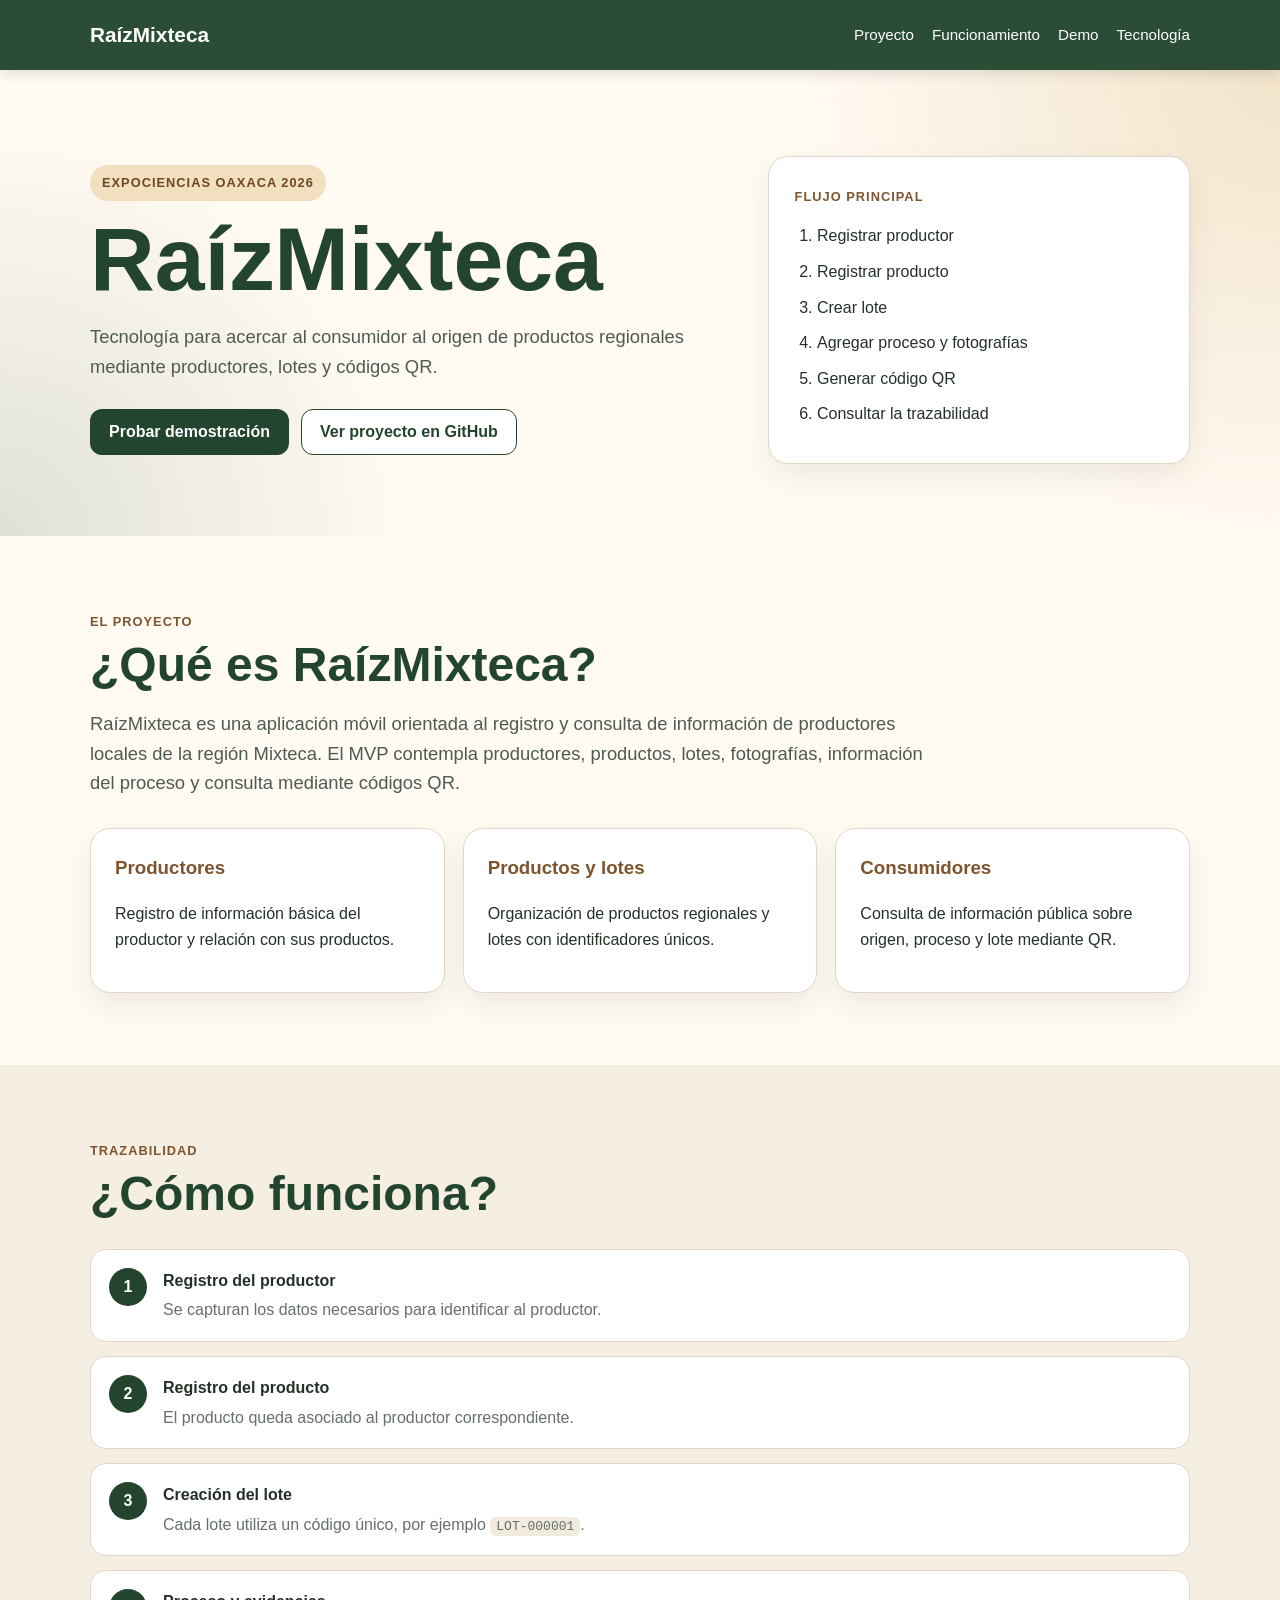
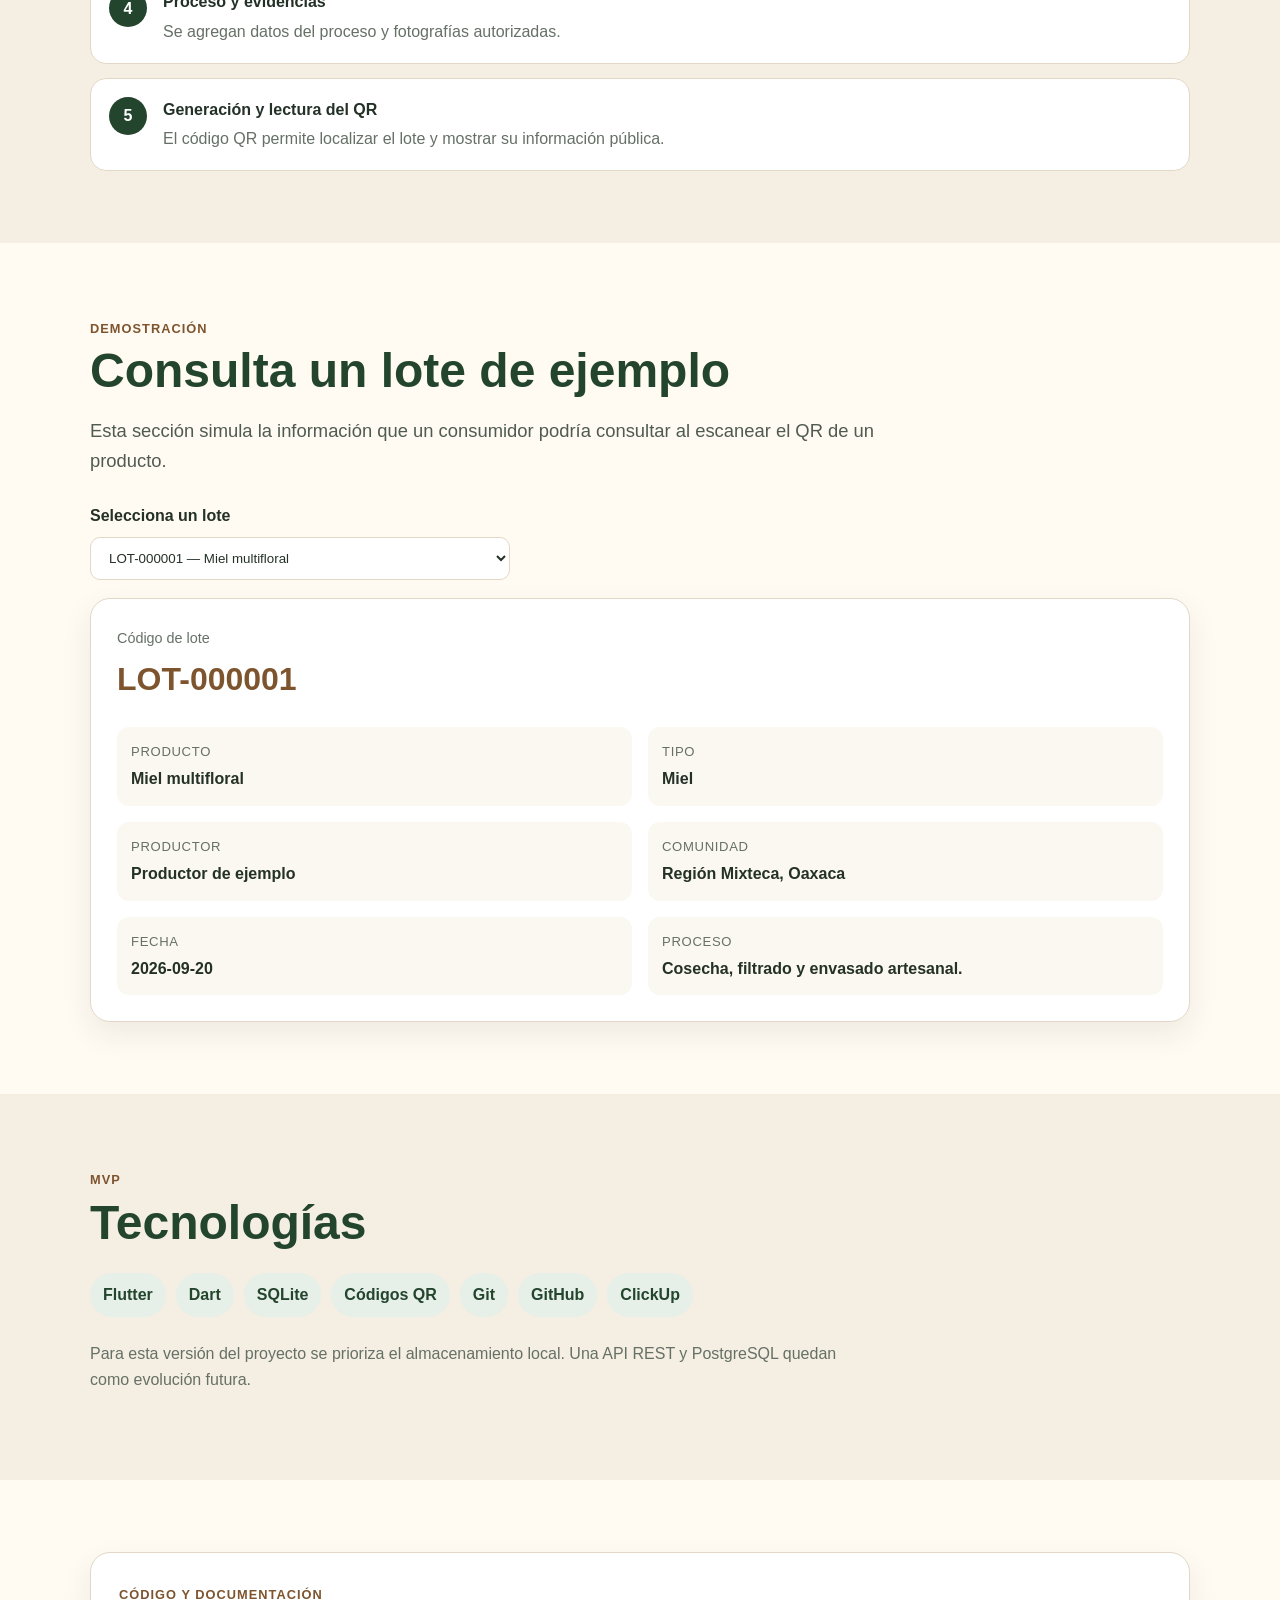
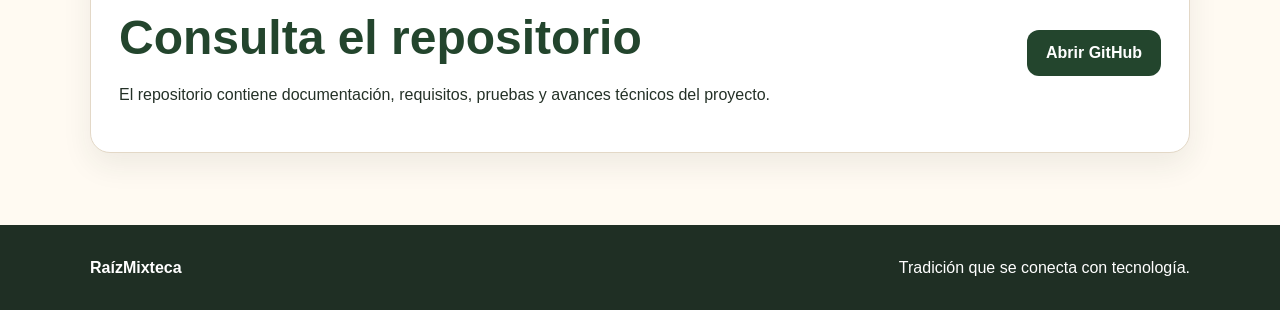
<file: docs/index.html>
<!DOCTYPE html>
<html lang="es">
<head>
  <meta charset="UTF-8" />
  <meta name="viewport" content="width=device-width, initial-scale=1.0" />
  <meta name="description" content="RaízMixteca: trazabilidad digital para productos regionales de la Mixteca mediante productores, lotes y códigos QR." />
  <title>RaízMixteca | Trazabilidad de productos regionales</title>
  <link rel="stylesheet" href="css/styles.css" />
</head>
<body>
  <header class="topbar">
    <div class="container nav">
      <a class="brand" href="#inicio">RaízMixteca</a>
      <nav aria-label="Navegación principal">
        <a href="#proyecto">Proyecto</a>
        <a href="#funcionamiento">Funcionamiento</a>
        <a href="#demo">Demo</a>
        <a href="#tecnologia">Tecnología</a>
      </nav>
    </div>
  </header>

  <main>
    <section id="inicio" class="hero">
      <div class="container hero-grid">
        <div>
          <span class="badge">ExpoCiencias Oaxaca 2026</span>
          <h1>RaízMixteca</h1>
          <p class="lead">Tecnología para acercar al consumidor al origen de productos regionales mediante productores, lotes y códigos QR.</p>
          <div class="actions">
            <a class="btn primary" href="#demo">Probar demostración</a>
            <a class="btn secondary" href="https://github.com/al3-dan/Raiz-Mixteca" target="_blank" rel="noopener">Ver proyecto en GitHub</a>
          </div>
        </div>

        <div class="hero-card">
          <p class="eyebrow">Flujo principal</p>
          <ol class="flow-list">
            <li>Registrar productor</li>
            <li>Registrar producto</li>
            <li>Crear lote</li>
            <li>Agregar proceso y fotografías</li>
            <li>Generar código QR</li>
            <li>Consultar la trazabilidad</li>
          </ol>
        </div>
      </div>
    </section>

    <section id="proyecto" class="section">
      <div class="container">
        <p class="eyebrow">El proyecto</p>
        <h2>¿Qué es RaízMixteca?</h2>
        <p class="section-intro">RaízMixteca es una aplicación móvil orientada al registro y consulta de información de productores locales de la región Mixteca. El MVP contempla productores, productos, lotes, fotografías, información del proceso y consulta mediante códigos QR.</p>

        <div class="cards three">
          <article class="card">
            <h3>Productores</h3>
            <p>Registro de información básica del productor y relación con sus productos.</p>
          </article>
          <article class="card">
            <h3>Productos y lotes</h3>
            <p>Organización de productos regionales y lotes con identificadores únicos.</p>
          </article>
          <article class="card">
            <h3>Consumidores</h3>
            <p>Consulta de información pública sobre origen, proceso y lote mediante QR.</p>
          </article>
        </div>
      </div>
    </section>

    <section id="funcionamiento" class="section alt">
      <div class="container">
        <p class="eyebrow">Trazabilidad</p>
        <h2>¿Cómo funciona?</h2>
        <div class="steps">
          <div class="step"><span>1</span><div><strong>Registro del productor</strong><p>Se capturan los datos necesarios para identificar al productor.</p></div></div>
          <div class="step"><span>2</span><div><strong>Registro del producto</strong><p>El producto queda asociado al productor correspondiente.</p></div></div>
          <div class="step"><span>3</span><div><strong>Creación del lote</strong><p>Cada lote utiliza un código único, por ejemplo <code>LOT-000001</code>.</p></div></div>
          <div class="step"><span>4</span><div><strong>Proceso y evidencias</strong><p>Se agregan datos del proceso y fotografías autorizadas.</p></div></div>
          <div class="step"><span>5</span><div><strong>Generación y lectura del QR</strong><p>El código QR permite localizar el lote y mostrar su información pública.</p></div></div>
        </div>
      </div>
    </section>

    <section id="demo" class="section">
      <div class="container">
        <p class="eyebrow">Demostración</p>
        <h2>Consulta un lote de ejemplo</h2>
        <p class="section-intro">Esta sección simula la información que un consumidor podría consultar al escanear el QR de un producto.</p>

        <div class="demo-controls">
          <label for="lotSelect">Selecciona un lote</label>
          <select id="lotSelect" aria-label="Seleccionar lote"></select>
        </div>

        <article id="lotCard" class="lot-card" aria-live="polite">
          <div>
            <span class="lot-label">Código de lote</span>
            <h3 id="lotCode">Cargando...</h3>
          </div>
          <dl>
            <div><dt>Producto</dt><dd id="lotProduct">—</dd></div>
            <div><dt>Tipo</dt><dd id="lotType">—</dd></div>
            <div><dt>Productor</dt><dd id="lotProducer">—</dd></div>
            <div><dt>Comunidad</dt><dd id="lotCommunity">—</dd></div>
            <div><dt>Fecha</dt><dd id="lotDate">—</dd></div>
            <div><dt>Proceso</dt><dd id="lotProcess">—</dd></div>
          </dl>
        </article>
      </div>
    </section>

    <section id="tecnologia" class="section alt">
      <div class="container">
        <p class="eyebrow">MVP</p>
        <h2>Tecnologías</h2>
        <div class="chips">
          <span>Flutter</span>
          <span>Dart</span>
          <span>SQLite</span>
          <span>Códigos QR</span>
          <span>Git</span>
          <span>GitHub</span>
          <span>ClickUp</span>
        </div>
        <p class="note">Para esta versión del proyecto se prioriza el almacenamiento local. Una API REST y PostgreSQL quedan como evolución futura.</p>
      </div>
    </section>

    <section class="section">
      <div class="container callout">
        <div>
          <p class="eyebrow">Código y documentación</p>
          <h2>Consulta el repositorio</h2>
          <p>El repositorio contiene documentación, requisitos, pruebas y avances técnicos del proyecto.</p>
        </div>
        <a class="btn primary" href="https://github.com/al3-dan/Raiz-Mixteca" target="_blank" rel="noopener">Abrir GitHub</a>
      </div>
    </section>
  </main>

  <footer>
    <div class="container footer-content">
      <strong>RaízMixteca</strong>
      <span>Tradición que se conecta con tecnología.</span>
    </div>
  </footer>

  <script src="js/app.js"></script>
</body>
</html>
</file>
<file: docs/css/styles.css>
:root {
  --bg: #fffaf2;
  --surface: #ffffff;
  --surface-alt: #f4eee3;
  --text: #243127;
  --muted: #667066;
  --green: #23452d;
  --green-soft: #e7efe9;
  --gold: #c8913d;
  --brown: #7e542e;
  --line: #e3d8c7;
  --shadow: 0 12px 30px rgba(36, 49, 39, 0.08);
}

* {
  box-sizing: border-box;
}

html {
  scroll-behavior: smooth;
}

body {
  margin: 0;
  font-family: Arial, Helvetica, sans-serif;
  background: var(--bg);
  color: var(--text);
  line-height: 1.6;
}

a {
  color: inherit;
}

.container {
  width: min(1100px, 92%);
  margin: 0 auto;
}

.topbar {
  position: sticky;
  top: 0;
  z-index: 20;
  background: rgba(35, 69, 45, 0.96);
  color: #fff;
  box-shadow: 0 3px 14px rgba(0, 0, 0, 0.12);
}

.nav {
  min-height: 70px;
  display: flex;
  align-items: center;
  justify-content: space-between;
  gap: 24px;
}

.brand {
  font-size: 1.3rem;
  font-weight: 800;
  text-decoration: none;
}

.nav nav {
  display: flex;
  flex-wrap: wrap;
  gap: 18px;
}

.nav nav a {
  color: #fff;
  text-decoration: none;
  font-size: 0.95rem;
}

.hero {
  padding: 86px 0 72px;
  background:
    radial-gradient(circle at top right, rgba(200, 145, 61, 0.22), transparent 35%),
    radial-gradient(circle at bottom left, rgba(35, 69, 45, 0.14), transparent 30%);
}

.hero-grid {
  display: grid;
  grid-template-columns: 1.2fr 0.8fr;
  gap: 44px;
  align-items: center;
}

.badge,
.eyebrow {
  display: inline-block;
  font-weight: 800;
  text-transform: uppercase;
  letter-spacing: 0.08em;
  font-size: 0.8rem;
}

.badge {
  background: #f2dfbf;
  color: #6d4724;
  border-radius: 999px;
  padding: 8px 12px;
  margin-bottom: 16px;
}

.eyebrow {
  color: var(--brown);
  margin-bottom: 6px;
}

h1,
h2,
h3,
p {
  margin-top: 0;
}

h1 {
  font-size: clamp(3rem, 7vw, 5.6rem);
  line-height: 0.95;
  color: var(--green);
  margin-bottom: 20px;
}

h2 {
  color: var(--green);
  font-size: clamp(2rem, 4vw, 3rem);
  line-height: 1.1;
  margin-bottom: 18px;
}

h3 {
  color: var(--brown);
}

.lead,
.section-intro {
  font-size: 1.15rem;
  color: #4f5b51;
}

.section-intro {
  max-width: 860px;
}

.actions {
  display: flex;
  gap: 12px;
  flex-wrap: wrap;
  margin-top: 28px;
}

.btn {
  display: inline-flex;
  align-items: center;
  justify-content: center;
  min-height: 46px;
  padding: 0 18px;
  border-radius: 12px;
  text-decoration: none;
  font-weight: 800;
  border: 1px solid transparent;
}

.btn.primary {
  background: var(--green);
  color: #fff;
}

.btn.secondary {
  background: #fff;
  color: var(--green);
  border-color: var(--green);
}

.hero-card,
.card,
.lot-card,
.callout {
  background: var(--surface);
  border: 1px solid var(--line);
  border-radius: 20px;
  box-shadow: var(--shadow);
}

.hero-card {
  padding: 26px;
}

.flow-list {
  margin: 0;
  padding-left: 1.4rem;
}

.flow-list li {
  margin: 10px 0;
}

.section {
  padding: 72px 0;
}

.alt {
  background: var(--surface-alt);
}

.cards {
  display: grid;
  gap: 18px;
  margin-top: 30px;
}

.cards.three {
  grid-template-columns: repeat(3, 1fr);
}

.card {
  padding: 24px;
}

.steps {
  display: grid;
  gap: 14px;
  margin-top: 28px;
}

.step {
  display: flex;
  gap: 16px;
  align-items: flex-start;
  background: var(--surface);
  border: 1px solid var(--line);
  border-radius: 16px;
  padding: 18px;
}

.step > span {
  width: 38px;
  height: 38px;
  border-radius: 50%;
  display: grid;
  place-items: center;
  background: var(--green);
  color: #fff;
  font-weight: 800;
  flex: 0 0 38px;
}

.step p {
  margin: 4px 0 0;
  color: var(--muted);
}

.demo-controls {
  display: grid;
  gap: 8px;
  max-width: 420px;
  margin: 28px 0 18px;
}

.demo-controls label {
  font-weight: 800;
}

.demo-controls select {
  width: 100%;
  padding: 12px 14px;
  border: 1px solid var(--line);
  border-radius: 10px;
  background: #fff;
  color: var(--text);
}

.lot-card {
  padding: 26px;
}

.lot-label {
  color: var(--muted);
  font-size: 0.9rem;
}

.lot-card h3 {
  font-size: 2rem;
  margin: 4px 0 22px;
}

.lot-card dl {
  display: grid;
  grid-template-columns: repeat(2, 1fr);
  gap: 16px;
  margin: 0;
}

.lot-card dl div {
  background: #fbf8f1;
  border-radius: 12px;
  padding: 14px;
}

.lot-card dt {
  color: var(--muted);
  font-size: 0.82rem;
  text-transform: uppercase;
  letter-spacing: 0.05em;
}

.lot-card dd {
  margin: 4px 0 0;
  font-weight: 700;
}

.chips {
  display: flex;
  flex-wrap: wrap;
  gap: 10px;
  margin: 24px 0;
}

.chips span {
  background: var(--green-soft);
  color: var(--green);
  border-radius: 999px;
  padding: 9px 13px;
  font-weight: 800;
}

.note {
  color: var(--muted);
  max-width: 760px;
}

.callout {
  padding: 28px;
  display: flex;
  align-items: center;
  justify-content: space-between;
  gap: 24px;
}

footer {
  background: #1f2f24;
  color: #fff;
  padding: 30px 0;
}

.footer-content {
  display: flex;
  align-items: center;
  justify-content: space-between;
  gap: 16px;
  flex-wrap: wrap;
}

code {
  background: #f0eadf;
  padding: 2px 6px;
  border-radius: 6px;
}

@media (max-width: 820px) {
  .hero-grid,
  .cards.three,
  .lot-card dl {
    grid-template-columns: 1fr;
  }

  .nav {
    align-items: flex-start;
    padding: 14px 0;
  }

  .nav nav {
    display: none;
  }

  .callout {
    align-items: flex-start;
    flex-direction: column;
  }
}
</file>
